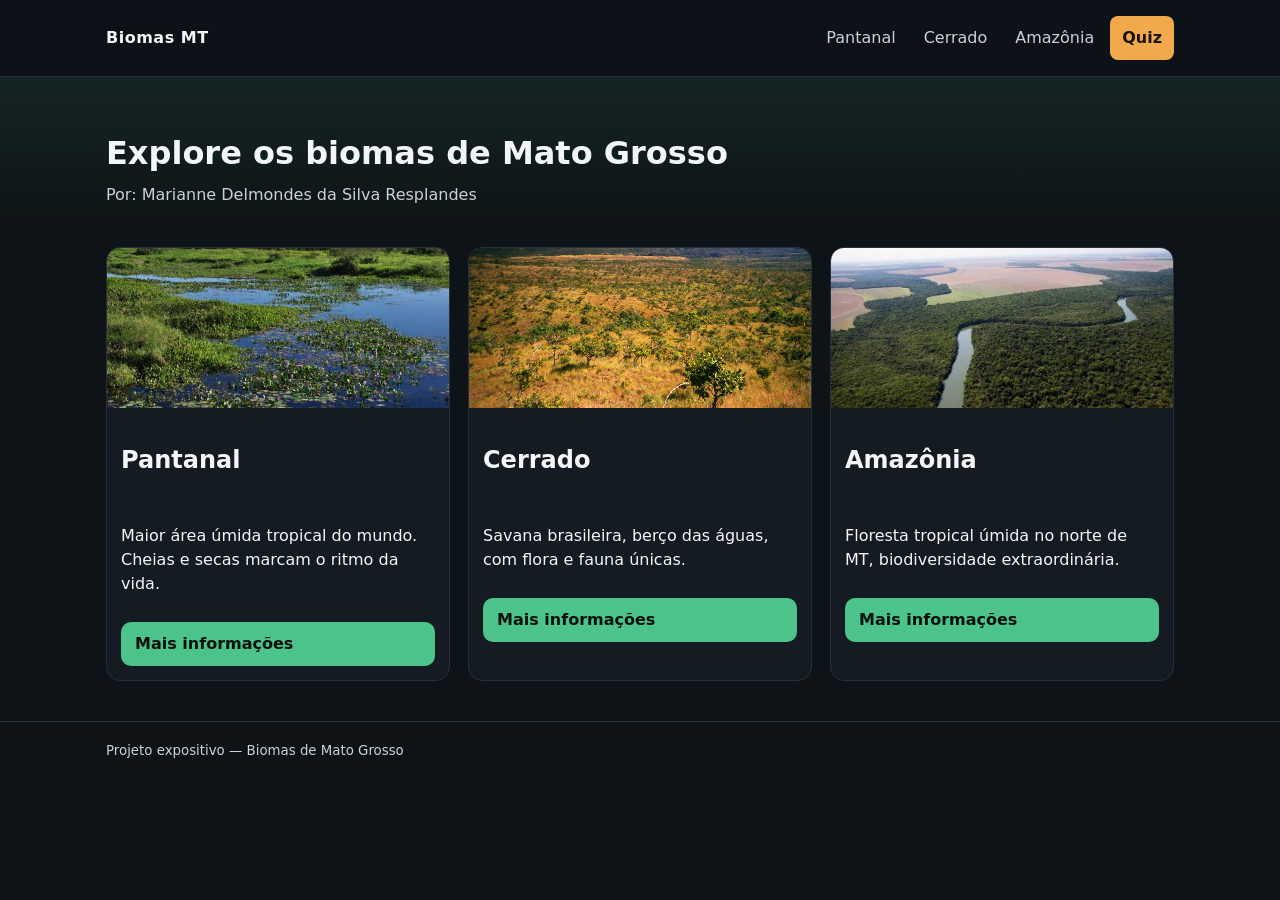
<file: index.html>
<!DOCTYPE html>
<html lang="pt-BR">
<head>
  <meta charset="utf-8" />
  <meta name="viewport" content="width=device-width, initial-scale=1" />
  <title>Biomas de Mato Grosso</title>
  <link rel="stylesheet" href="assets/css/style.css?v=2" />
</head>
<body>
  <header class="site-header">
    <div class="container header-inner">
      <div class="brand">Biomas MT</div>
      <nav class="nav">
        <a href="pantanal.html">Pantanal</a>
        <a href="cerrado.html">Cerrado</a>
        <a href="amazonia.html">Amazônia</a>
        <a href="quiz.html">Quiz</a>
      </nav>
    </div>
  </header>

  <main>
    <section class="hero">
      <div class="container">
        <h1>Explore os biomas de Mato Grosso</h1>
        <p>Por: Marianne Delmondes da Silva Resplandes</p>
      </div>
    </section>

    <section class="container cards">
      <article class="card">
        <img src="assets/images/pantanal/1.jpg" alt="Pantanal" />
        <div class="card-body">
          <h2>Pantanal</h2>
          <p>Maior área úmida tropical do mundo. Cheias e secas marcam o ritmo da vida.</p>
          <a class="button" href="pantanal.html">Mais informações</a>
        </div>
      </article>
      <article class="card">
        <img src="assets/images/cerrado/1.jpg" alt="Cerrado" />
        <div class="card-body">
          <h2>Cerrado</h2>
          <p>Savana brasileira, berço das águas, com flora e fauna únicas.</p>
          <a class="button" href="cerrado.html">Mais informações</a>
        </div>
      </article>
      <article class="card">
        <img src="assets/images/amazonia/1.jpg" alt="Amazônia" />
        <div class="card-body">
          <h2>Amazônia</h2>
          <p>Floresta tropical úmida no norte de MT, biodiversidade extraordinária.</p>
          <a class="button" href="amazonia.html">Mais informações</a>
        </div>
      </article>
    </section>
  </main>

  <footer class="site-footer">
    <div class="container">
      <small>Projeto expositivo — Biomas de Mato Grosso</small>
    </div>
  </footer>
</body>
</html>
</file>
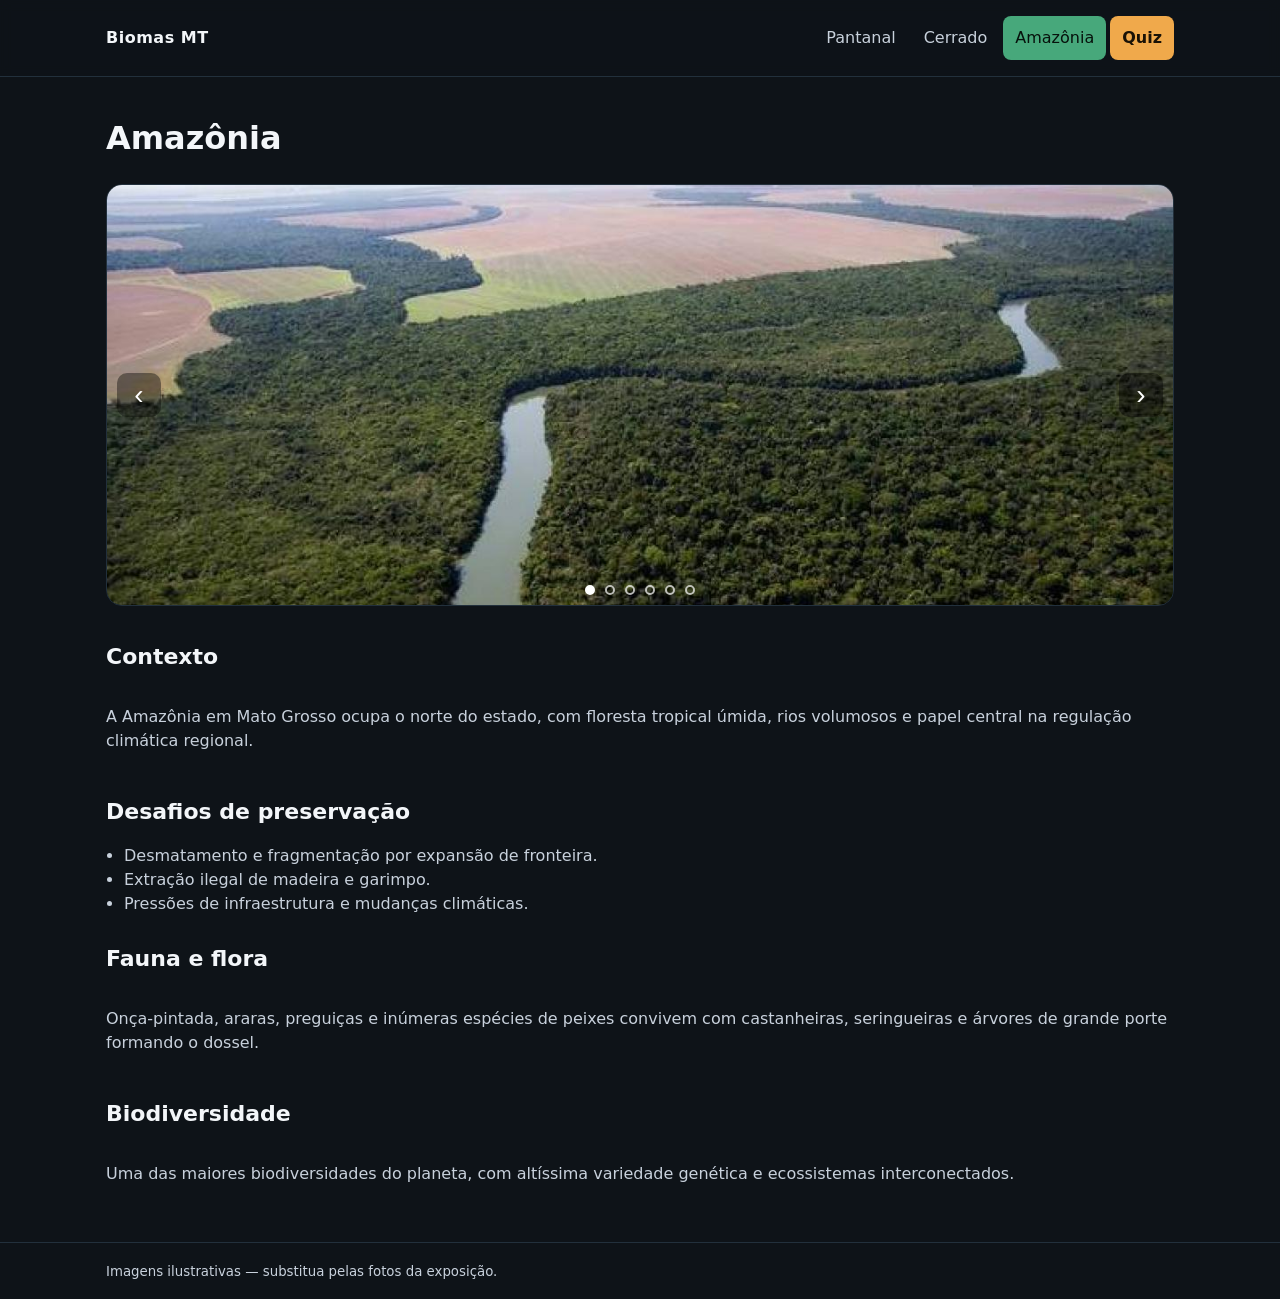
<file: amazonia.html>
<!DOCTYPE html>
<html lang="pt-BR">
<head>
  <meta charset="utf-8" />
  <meta name="viewport" content="width=device-width, initial-scale=1" />
  <title>Amazônia — Biomas MT</title>
  <link rel="stylesheet" href="assets/css/style.css?v=2" />
</head>
<body>
  <header class="site-header">
    <div class="container header-inner">
      <div class="brand"><a href="index.html">Biomas MT</a></div>
      <nav class="nav">
        <a href="pantanal.html">Pantanal</a>
        <a href="cerrado.html">Cerrado</a>
        <a href="amazonia.html" class="active">Amazônia</a>
        <a href="quiz.html">Quiz</a>
      </nav>
    </div>
  </header>

  <main class="container">
    <h1>Amazônia</h1>

    <section class="carousel" aria-label="Carrossel de imagens da Amazônia">
      <div class="slides">
        <img src="assets/images/amazonia/1.jpg" alt="Floresta amazônica" />
        <img src="assets/images/amazonia/2.jpg" alt="Rios e igarapés" />
        <img src="assets/images/amazonia/3.jpg" alt="Dossel e árvores gigantes" />
        <img src="assets/images/amazonia/4.jpg" alt="Fauna amazônica" />
        <img src="assets/images/amazonia/5.jpg" alt="Flora e diversidade" />
        <img src="assets/images/amazonia/6.jpg" alt="Luz na floresta" />
      </div>
      <button class="prev" aria-label="Imagem anterior">‹</button>
      <button class="next" aria-label="Próxima imagem">›</button>
      <div class="dots" aria-label="Indicadores do carrossel"></div>
    </section>

    <section class="biome-copy">
      <h2>Contexto</h2>
      <p>A Amazônia em Mato Grosso ocupa o norte do estado, com floresta tropical úmida, rios volumosos e papel central na regulação climática regional.</p>

      <h2>Desafios de preservação</h2>
      <ul>
        <li>Desmatamento e fragmentação por expansão de fronteira.</li>
        <li>Extração ilegal de madeira e garimpo.</li>
        <li>Pressões de infraestrutura e mudanças climáticas.</li>
      </ul>

      <h2>Fauna e flora</h2>
      <p>Onça-pintada, araras, preguiças e inúmeras espécies de peixes convivem com castanheiras, seringueiras e árvores de grande porte formando o dossel.</p>

      <h2>Biodiversidade</h2>
      <p>Uma das maiores biodiversidades do planeta, com altíssima variedade genética e ecossistemas interconectados.</p>
    </section>
  </main>

  <footer class="site-footer">
    <div class="container">
      <small>Imagens ilustrativas — substitua pelas fotos da exposição.</small>
    </div>
  </footer>

  <script src="assets/js/carousel.js"></script>
</body>
</html>
</file>
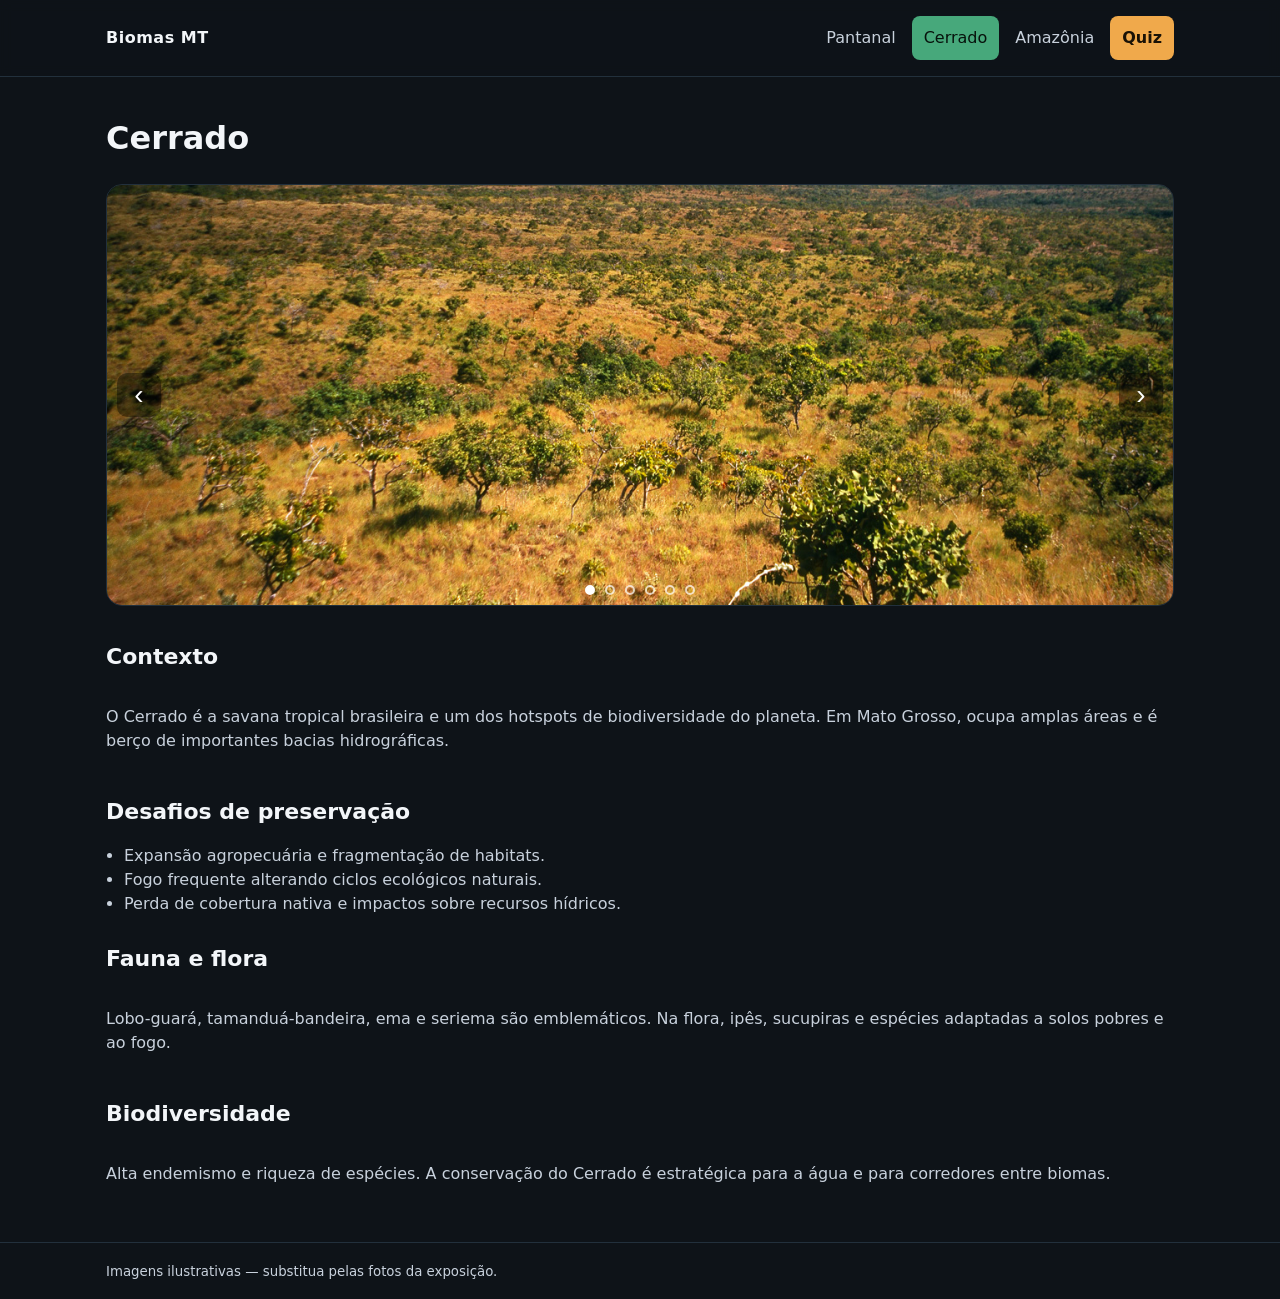
<file: cerrado.html>
<!DOCTYPE html>
<html lang="pt-BR">
<head>
  <meta charset="utf-8" />
  <meta name="viewport" content="width=device-width, initial-scale=1" />
  <title>Cerrado — Biomas MT</title>
  <link rel="stylesheet" href="assets/css/style.css?v=2" />
</head>
<body>
  <header class="site-header">
    <div class="container header-inner">
      <div class="brand"><a href="index.html">Biomas MT</a></div>
      <nav class="nav">
        <a href="pantanal.html">Pantanal</a>
        <a href="cerrado.html" class="active">Cerrado</a>
        <a href="amazonia.html">Amazônia</a>
        <a href="quiz.html">Quiz</a>
      </nav>
    </div>
  </header>

  <main class="container">
    <h1>Cerrado</h1>

    <section class="carousel" aria-label="Carrossel de imagens do Cerrado">
      <div class="slides">
        <img src="assets/images/cerrado/1.jpg" alt="Paisagem do Cerrado" />
        <img src="assets/images/cerrado/2.jpg" alt="Vegetação típica do Cerrado" />
        <img src="assets/images/cerrado/3.jpg" alt="Campo e árvores retorcidas" />
        <img src="assets/images/cerrado/4.jpg" alt="Flores e cores do Cerrado" />
        <img src="assets/images/cerrado/5.jpg" alt="Fauna do Cerrado" />
        <img src="assets/images/cerrado/6.jpg" alt="Céu e horizontes do Cerrado" />
      </div>
      <button class="prev" aria-label="Imagem anterior">‹</button>
      <button class="next" aria-label="Próxima imagem">›</button>
      <div class="dots" aria-label="Indicadores do carrossel"></div>
    </section>

    <section class="biome-copy">
      <h2>Contexto</h2>
      <p>O Cerrado é a savana tropical brasileira e um dos hotspots de biodiversidade do planeta. Em Mato Grosso, ocupa amplas áreas e é berço de importantes bacias hidrográficas.</p>

      <h2>Desafios de preservação</h2>
      <ul>
        <li>Expansão agropecuária e fragmentação de habitats.</li>
        <li>Fogo frequente alterando ciclos ecológicos naturais.</li>
        <li>Perda de cobertura nativa e impactos sobre recursos hídricos.</li>
      </ul>

      <h2>Fauna e flora</h2>
      <p>Lobo-guará, tamanduá-bandeira, ema e seriema são emblemáticos. Na flora, ipês, sucupiras e espécies adaptadas a solos pobres e ao fogo.</p>

      <h2>Biodiversidade</h2>
      <p>Alta endemismo e riqueza de espécies. A conservação do Cerrado é estratégica para a água e para corredores entre biomas.</p>
    </section>
  </main>

  <footer class="site-footer">
    <div class="container">
      <small>Imagens ilustrativas — substitua pelas fotos da exposição.</small>
    </div>
  </footer>

  <script src="assets/js/carousel.js"></script>
</body>
</html>
</file>
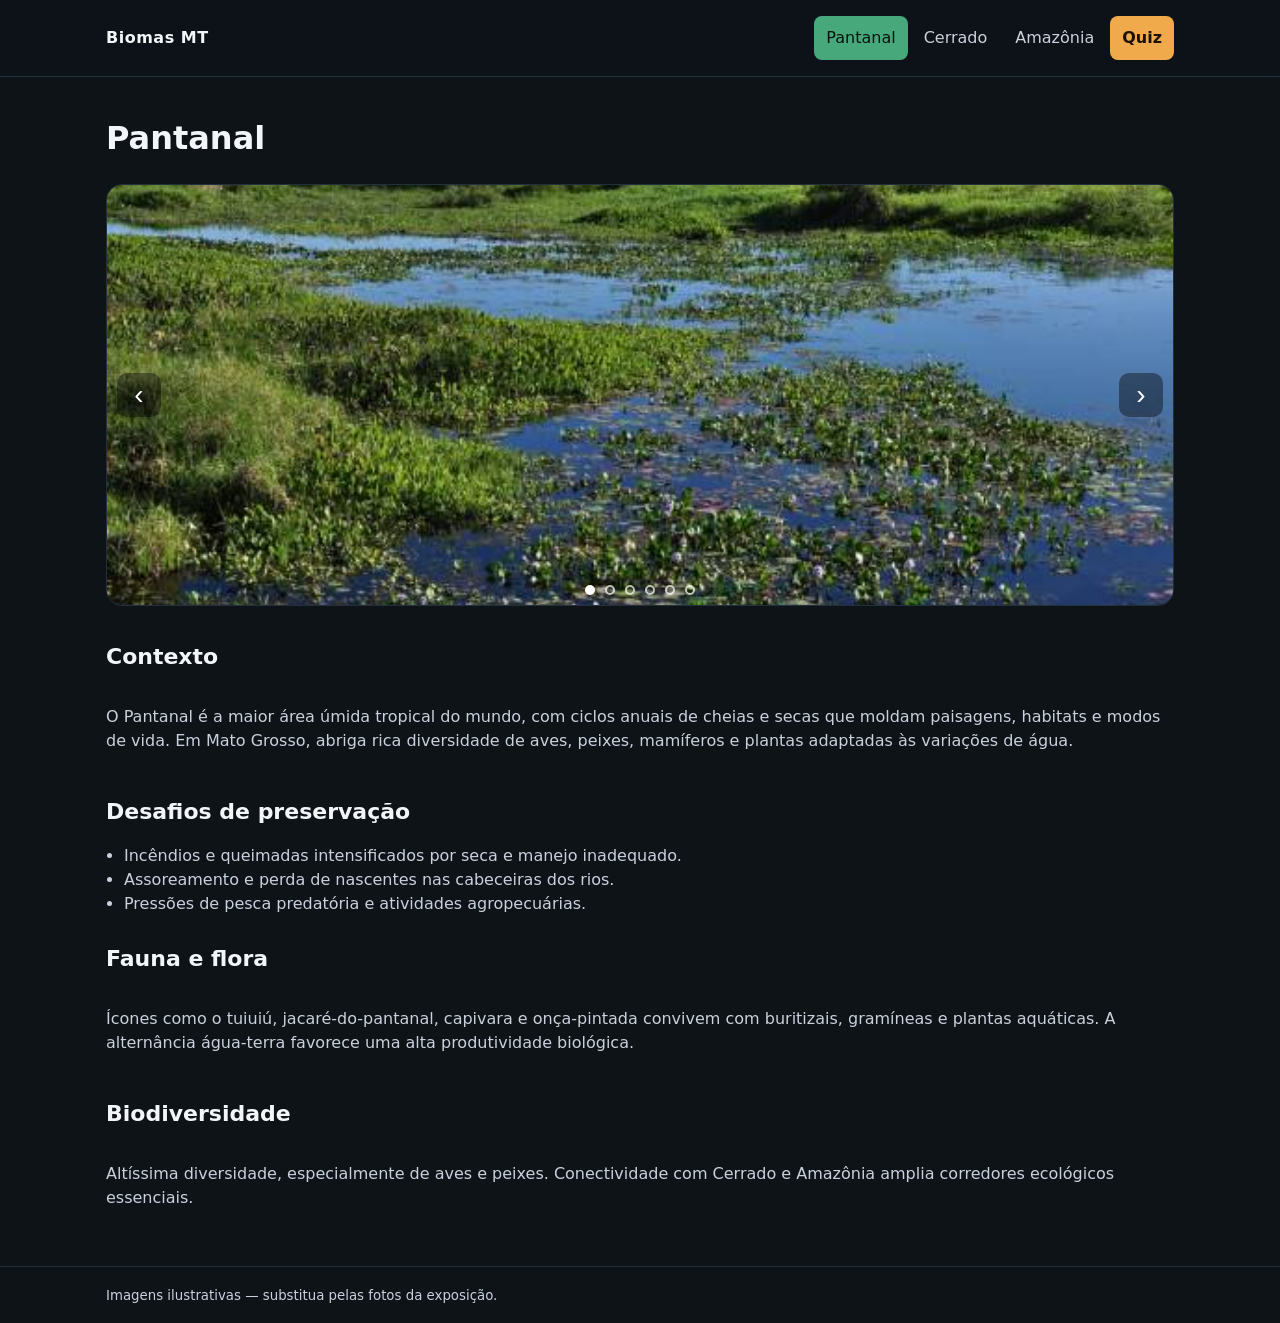
<file: pantanal.html>
<!DOCTYPE html>
<html lang="pt-BR">
<head>
  <meta charset="utf-8" />
  <meta name="viewport" content="width=device-width, initial-scale=1" />
  <title>Pantanal — Biomas MT</title>
  <link rel="stylesheet" href="assets/css/style.css?v=2" />
</head>
<body>
  <header class="site-header">
    <div class="container header-inner">
      <div class="brand"><a href="index.html">Biomas MT</a></div>
      <nav class="nav">
        <a href="pantanal.html" class="active">Pantanal</a>
        <a href="cerrado.html">Cerrado</a>
        <a href="amazonia.html">Amazônia</a>
        <a href="quiz.html">Quiz</a>
      </nav>
    </div>
  </header>

  <main class="container">
    <h1>Pantanal</h1>

    <section class="carousel" aria-label="Carrossel de imagens do Pantanal">
      <div class="slides">
        <img src="assets/images/pantanal/1.jpg" alt="Paisagem alagada do Pantanal" />
        <img src="assets/images/pantanal/2.jpg" alt="Fauna do Pantanal" />
        <img src="assets/images/pantanal/3.jpg" alt="Vegetação pantaneira" />
        <img src="assets/images/pantanal/4.jpg" alt="Céu e águas do Pantanal" />
        <img src="assets/images/pantanal/5.jpg" alt="Vida selvagem no Pantanal" />
        <img src="assets/images/pantanal/6.jpg" alt="Nascentes e baías pantaneiras" />
      </div>
      <button class="prev" aria-label="Imagem anterior">‹</button>
      <button class="next" aria-label="Próxima imagem">›</button>
      <div class="dots" aria-label="Indicadores do carrossel"></div>
    </section>

    <section class="biome-copy">
      <h2>Contexto</h2>
      <p>O Pantanal é a maior área úmida tropical do mundo, com ciclos anuais de cheias e secas que moldam paisagens, habitats e modos de vida. Em Mato Grosso, abriga rica diversidade de aves, peixes, mamíferos e plantas adaptadas às variações de água.</p>

      <h2>Desafios de preservação</h2>
      <ul>
        <li>Incêndios e queimadas intensificados por seca e manejo inadequado.</li>
        <li>Assoreamento e perda de nascentes nas cabeceiras dos rios.</li>
        <li>Pressões de pesca predatória e atividades agropecuárias.</li>
      </ul>

      <h2>Fauna e flora</h2>
      <p>Ícones como o tuiuiú, jacaré-do-pantanal, capivara e onça-pintada convivem com buritizais, gramíneas e plantas aquáticas. A alternância água-terra favorece uma alta produtividade biológica.</p>

      <h2>Biodiversidade</h2>
      <p>Altíssima diversidade, especialmente de aves e peixes. Conectividade com Cerrado e Amazônia amplia corredores ecológicos essenciais.</p>
    </section>
  </main>

  <footer class="site-footer">
    <div class="container">
      <small>Imagens ilustrativas — substitua pelas fotos da exposição.</small>
    </div>
  </footer>

  <script src="assets/js/carousel.js"></script>
</body>
</html>
</file>
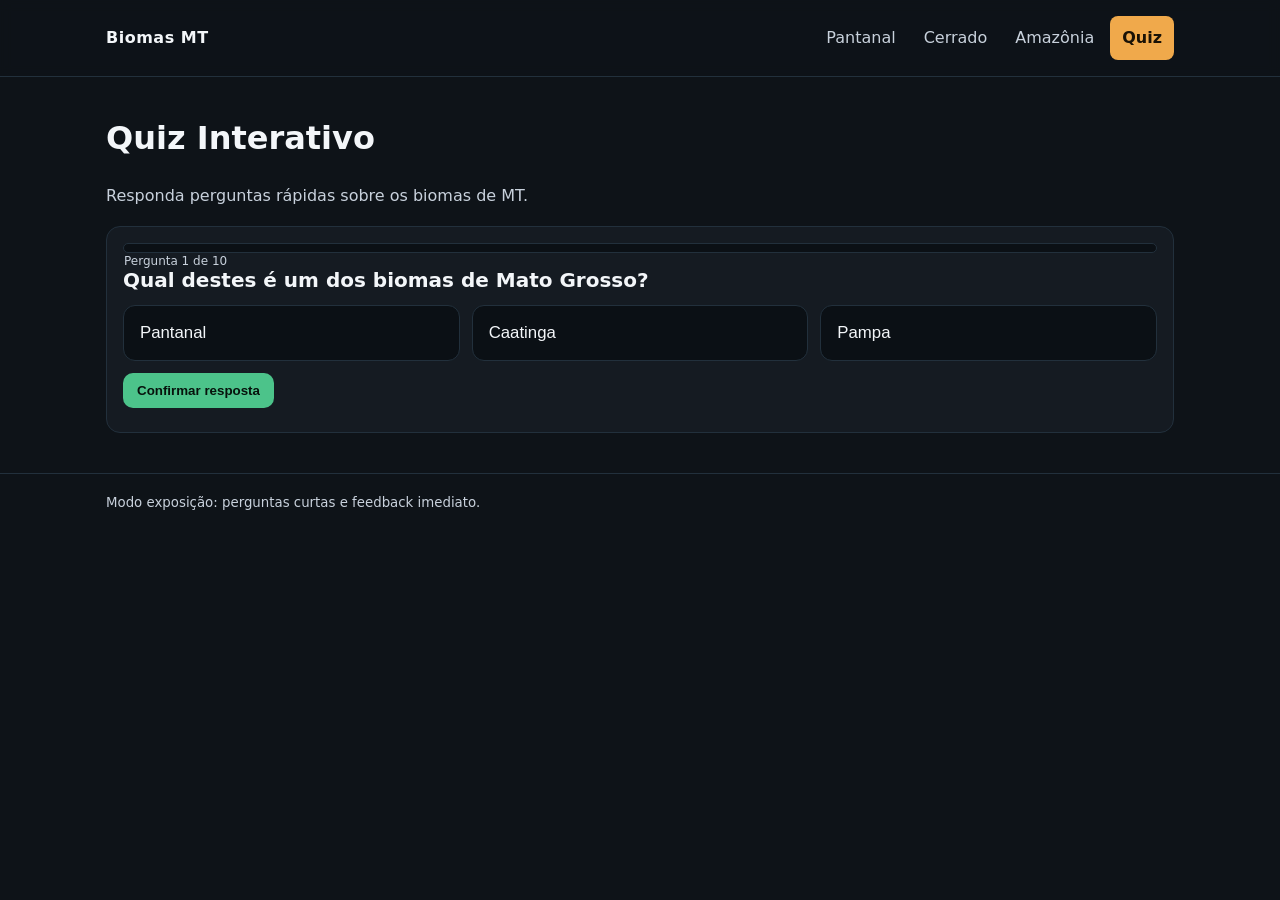
<file: quiz.html>
<!DOCTYPE html>
<html lang="pt-BR">
<head>
  <meta charset="utf-8" />
  <meta name="viewport" content="width=device-width, initial-scale=1" />
  <title>Quiz — Biomas MT</title>
  <link rel="stylesheet" href="assets/css/style.css?v=2" />
</head>
<body>
  <header class="site-header">
    <div class="container header-inner">
      <div class="brand"><a href="index.html">Biomas MT</a></div>
      <nav class="nav">
        <a href="pantanal.html">Pantanal</a>
        <a href="cerrado.html">Cerrado</a>
        <a href="amazonia.html">Amazônia</a>
        <a href="quiz.html" class="active">Quiz</a>
      </nav>
    </div>
  </header>

  <main class="container">
    <h1>Quiz Interativo</h1>
    <p class="muted">Responda perguntas rápidas sobre os biomas de MT.</p>

    <section class="quiz">
      <div class="quiz-card" id="quiz-root" aria-live="polite"></div>
    </section>
  </main>

  <footer class="site-footer">
    <div class="container">
      <small>Modo exposição: perguntas curtas e feedback imediato.</small>
    </div>
  </footer>

  <script src="assets/js/quiz.js"></script>
</body>
</html>
</file>
<file: assets/css/style.css>
/* Biomas MT — estilo simples para exposição */
:root {
  --bg: #0e1318;
  --text: #f3f6f9;
  --muted: #c8d1dc;
  --primary: #4cc38a;
  --primary-2: #47a87b;
  --card: #151b22;
  --border: #22303c;
  --danger: #ef5350;
  --accent: #f0a94b;
  --accent-2: #e09a34;
}
* { box-sizing: border-box; }
html { -webkit-text-size-adjust: 100%; overflow-x: clip; }
html, body { height: 100%; }
body {
  margin: 0;
  background: var(--bg);
  color: var(--text);
  font-family: system-ui, -apple-system, Segoe UI, Roboto, "Helvetica Neue", Arial, "Noto Sans", "Apple Color Emoji", "Segoe UI Emoji";
  line-height: 1.5;
}
img { display: block; max-width: 100%; }

.container { max-width: 1100px; margin: 0 auto; padding: 16px; }

/* Header */
.site-header { border-bottom: 1px solid var(--border); backdrop-filter: blur(6px); position: sticky; top: 0; z-index: 10; background: rgba(14,19,24,0.75); }
.header-inner { display: flex; align-items: center; justify-content: space-between; gap: 8px; }
.brand { font-weight: 700; letter-spacing: 0.5px; white-space: nowrap; flex: 0 0 auto; }
.brand a { color: var(--text); text-decoration: none; }
.nav { display: flex; align-items: center; gap: 4px; min-width: 0; }
.nav a { color: var(--muted); text-decoration: none; padding: 10px 12px; border-radius: 8px; white-space: nowrap; flex: 0 0 auto; }
.nav a:hover { background: var(--card); color: var(--text); }
.nav a.active { background: var(--primary-2); color: #07120c; }
/* Link do Quiz em destaque, com cor própria */
.nav a[href="quiz.html"] { background: var(--accent); color: #1a1206; font-weight: 600; }
.nav a[href="quiz.html"]:hover { background: var(--accent-2); color: #1a1206; }

/* Hero */
.hero { padding: clamp(24px, 6vw, 36px) 0 8px; background: linear-gradient(180deg, rgba(76,195,138,0.1), transparent); }
.hero h1 { margin: 0 0 6px; font-size: clamp(24px, 6vw, 32px); }
.hero p { color: var(--muted); margin: 0; }

/* Cards */
.cards { display: grid; grid-template-columns: repeat(auto-fit, minmax(240px, 1fr)); gap: 18px; }
.card { background: var(--card); border: 1px solid var(--border); border-radius: 14px; overflow: hidden; display: flex; flex-direction: column; }
.card img { height: 160px; width: 100%; object-fit: cover; }
.card-body { padding: 14px; display: grid; gap: 10px; }
.button { display: inline-block; background: var(--primary); color: #07120c; padding: 10px 14px; border-radius: 10px; text-decoration: none; font-weight: 600; border: none; cursor: pointer; }
.button:hover { background: var(--primary-2); }

/* Disabled buttons */
.button:disabled { background: #335c4b; color: #0b1a14; opacity: 0.6; cursor: not-allowed; box-shadow: none; }
.button:disabled:hover { background: #335c4b; }

/* Footer */
.site-footer { border-top: 1px solid var(--border); margin-top: 24px; }
.site-footer small { color: var(--muted); }

/* Biome page copy */
.biome-copy { margin-top: 18px; display: grid; gap: 10px; }
.biome-copy h2 { margin: 16px 0 6px; font-size: 22px; }
.biome-copy p, .biome-copy li { color: var(--muted); }
.biome-copy ul { margin: 0; padding-left: 18px; }

/* Carousel */
.carousel { position: relative; margin: 18px 0; border-radius: 16px; overflow: hidden; border: 1px solid var(--border); background: #0b1015; }
.slides { display: flex; transition: transform 480ms ease; width: 100%; }
.slides img { width: 100%; height: clamp(220px, 48vw, 420px); object-fit: cover; flex: 0 0 100%; }
.prev, .next { position: absolute; top: 50%; transform: translateY(-50%); background: rgba(0,0,0,0.4); color: #fff; border: none; font-size: 28px; line-height: 1; padding: 8px 14px; border-radius: 10px; cursor: pointer; min-width: 44px; }
.prev:hover, .next:hover { background: rgba(0,0,0,0.6); }
.prev { left: 10px; }
.next { right: 10px; }
.dots { position: absolute; bottom: 10px; left: 0; right: 0; display: flex; justify-content: center; gap: 10px; }
.dot { width: 10px; height: 10px; border-radius: 50%; border: 2px solid rgba(255,255,255,0.7); background: transparent; cursor: pointer; padding: 0; }
.dot.active { background: #fff; border-color: #fff; }

/* Quiz */
.muted { color: var(--muted); }
.quiz { margin-top: 18px; }
.quiz-card { background: var(--card); border: 1px solid var(--border); border-radius: 14px; padding: 16px; }
.quiz-progress { position: relative; height: 10px; background: #0b1015; border: 1px solid var(--border); border-radius: 999px; margin-bottom: 12px; }
.quiz-progress-bar { position: absolute; height: 100%; left: 0; top: 0; background: var(--primary); border-radius: 999px; }
.quiz-progress-text { margin-top: 8px; font-size: 12px; color: var(--muted); }
.question { margin: 6px 0 10px; font-size: clamp(18px, 4.5vw, 20px); }
.options { display: grid; grid-template-columns: repeat(auto-fit, minmax(240px, 1fr)); gap: 12px; margin-bottom: 12px; }
.option-btn { background: #0b1015; color: var(--text); border: 1px solid var(--border); border-radius: 12px; padding: 14px 16px; text-align: left; cursor: pointer; font-size: 1.05rem; min-height: 56px; line-height: 1.4; }
.option-btn.selected { border-color: var(--primary); box-shadow: 0 0 0 2px rgba(76,195,138,0.25) inset; }
.option-btn.correct { border-color: var(--primary); background: rgba(76,195,138,0.1); }
.option-btn.incorrect { border-color: var(--danger); background: rgba(239,83,80,0.1); }
.quiz-actions { display: flex; gap: 10px; flex-wrap: wrap; }
.feedback { margin-top: 8px; }
.feedback .ok { color: var(--primary); font-weight: 700; }
.feedback .err { color: var(--danger); font-weight: 700; }
.result { color: var(--muted); font-size: 1.5rem; }
.result-pct { font-weight: 800; color: var(--primary); font-size: 1.5rem; padding: 2px 8px; background: rgba(76,195,138,0.12); border-radius: 8px; }

.result-actions { display: flex; gap: 10px; margin-top: 12px; flex-wrap: wrap; }

/* Responsivo */
@media (max-width: 720px) {
  /* Cabeçalho em duas linhas: marca acima e menu completo abaixo, sem rolagem */
  .header-inner { flex-direction: column; align-items: stretch; gap: 2px; }
  .brand { text-align: center; }
  .nav { width: 100%; flex-wrap: wrap; justify-content: center; gap: 6px; }
  .nav a { padding: 8px 12px; }
}

@media (max-width: 520px) {
  .container { padding: 12px; }
  .quiz-actions, .result-actions { flex-direction: column; }
  .quiz-actions .button, .result-actions .button { width: 100%; text-align: center; }
  .result, .result-pct { font-size: 1.2rem; }
  .quiz-card { padding: 14px; }
}
</file>
